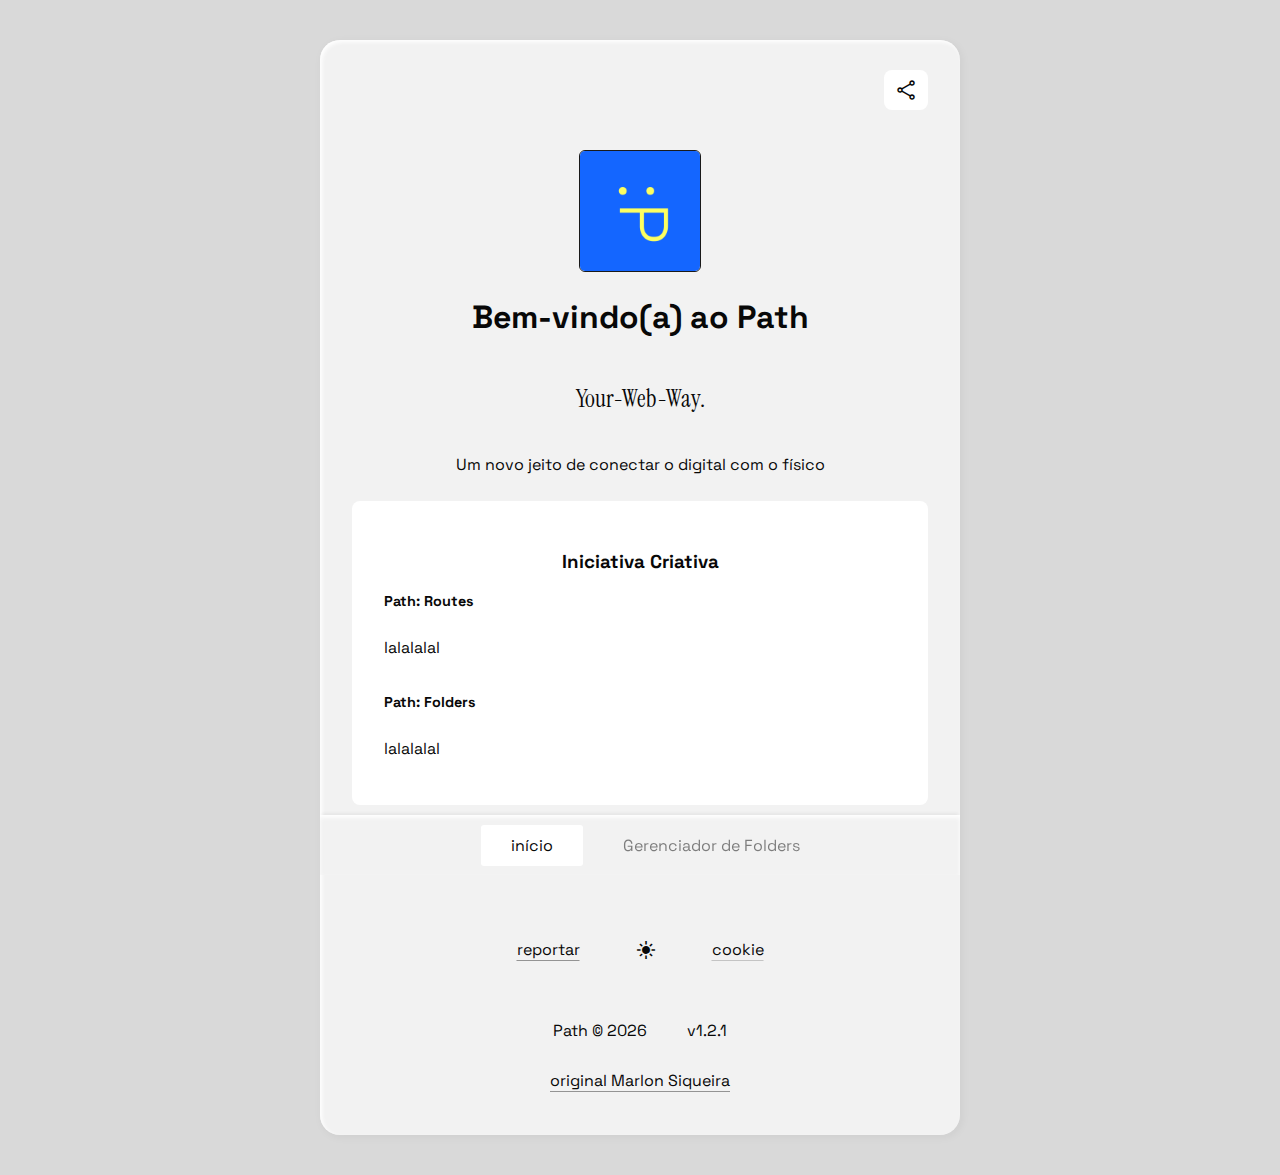
<file: index.html>
<!DOCTYPE html>
<html lang="pt-BR">

<head>
    <meta charset="UTF-8">
    <meta http-equiv="X-UA-Compatible" content="IE=edge">

    <meta name="viewport" content="width=device-width, initial-scale=1.0">

    <!-- SEO básico -->
    <title>Path: início</title> 
    <meta name="description" content="Iniciativa Criativa que conecta o físico com digital"> 
    <meta name="keywords" content="Path, path, qr code, msiq, marlon siqueira"> 
    <meta name="author" content="Path">

    <!-- Evita que a página seja indexada enquanto está em construção -->
    <!-- <meta name="robots" content="noindex, nofollow"> -->
    
    <link rel="preconnect" href="https://fonts.googleapis.com">
    <link rel="preconnect" href="https://fonts.gstatic.com" crossorigin>
    <link href="https://fonts.googleapis.com/css2?family=Space+Grotesk:wght@300..700&display=swap" rel="stylesheet">
    <link href="https://fonts.googleapis.com/css2?family=Instrument+Serif:ital@0;1&display=swap" rel="stylesheet">
    
    <link rel="stylesheet" href="https://fonts.googleapis.com/css2?family=Material+Symbols+Outlined:opsz,wght,FILL,GRAD@20..48,100..700,0..1,-50..200" />
    
    <!-- Open Graph, usados por Facebook, Instagram, WhatsApp, etc. -->
    <meta property="og:title" content="Path: início">
    <meta property="og:description" content="Iniciativa Criativa que conecta o físico com digital">
    <meta property="og:image" content="https://mrzzo.github.io/pth/images/preview-link.webp">
    <meta property="og:url" content="https://mrzzo.github.io/pth/">
    <meta property="og:type" content="website">
    <meta property="og:locale" content="pt_BR">

    <!-- Otimizado para X/Twitter -->
    <meta name="twitter:card" content="summary_large_image">
    <meta name="twitter:title" content="YourWebsite - Portfólio de Arte">
    <meta name="twitter:description" content="Veja minhas criações digitais.">
    <meta name="twitter:image" content="https://mrzzo.github.io/pth/images/preview-link.webp">
    <meta name="twitter:site" content="@ywwPath">
    <meta name="twitter:creator" content="@ywwPath">

    <link href="https://fonts.googleapis.com/css2?family=Montserrat:wght@700&family=Mulish:wght@400&display=swap" rel="stylesheet">
    
    <script src="js/button-share.js" defer></script>
    <script src="js/theme.js" defer></script>    
    <script src="components/footer.js" defer></script>
        
    <link rel="stylesheet" href="css/style.css">
    <link rel="stylesheet" href="css/hover.css">
    <link rel="stylesheet" href="css/responsive.css">
    <!-- <link rel="stylesheet" href="customized.css"> -->

    <!-- <link rel="icon" href="../images/favicon.svg" type="image/svg+xml"> -->
    <link rel="icon" href="../images/favicon-light.svg" media="(prefers-color-scheme: light)">
    <link rel="icon" href="../images/favicon-dark.svg" media="(prefers-color-scheme: dark)">
    <link rel="icon" type="image/png" sizes="32x32" href="../images/favicon-32.png">
    <link rel="icon" type="image/png" sizes="192x192" href="../images/favicon-192x192.png">
    <link rel="icon" type="image/png" sizes="512x512" href="../images/favicon-512x512.png">
    <link rel="apple-touch-icon" href="../images/favicon-180.png" sizes="180x180">
    
</head>

<body>

    <div class="card">
    <header>
        <nav class="nav">
           <!--  <a href="home.html">Path</a> -->                     
            <button class="link-button" onclick="share()">
                <span class="material-symbols-outlined icon-light">share</span>
            </button>
        </nav>
    </header>

    <!-- Conteúdo principal -->

        <section class="container-intro">
            <div class="photo-profile">
                <img src="images/profile-path.png" class="profile" alt="">
            </div>
            <h1>Bem-vindo(a) ao Path</h1>
            <h3 class="text-y-w-w">Your-Web-Way.</h3>
            <p>Um novo jeito de conectar o digital com o físico</p>
        </section>

        <div class="container">
            <h3>Iniciativa Criativa</h3>
            <div class="p-container"><p>Path: Routes</p></div>
            <p class="paragraph">lalalalal</p>
            <br>
            <div class="p-container"><p>Path: Folders</p></div>
            <p class="paragraph">lalalalal</p>
        </div>

        <div class="bottom-bar">
            <a href="" class="bottom-bar-active">início</a>
            <a href="f/index.html" class="p-0-5-translucent">Gerenciador de <span translate="no">Folders</span></a>
        </div>
        
        <div id="footer"></div>               

</div>
</body>

</html>
</file>
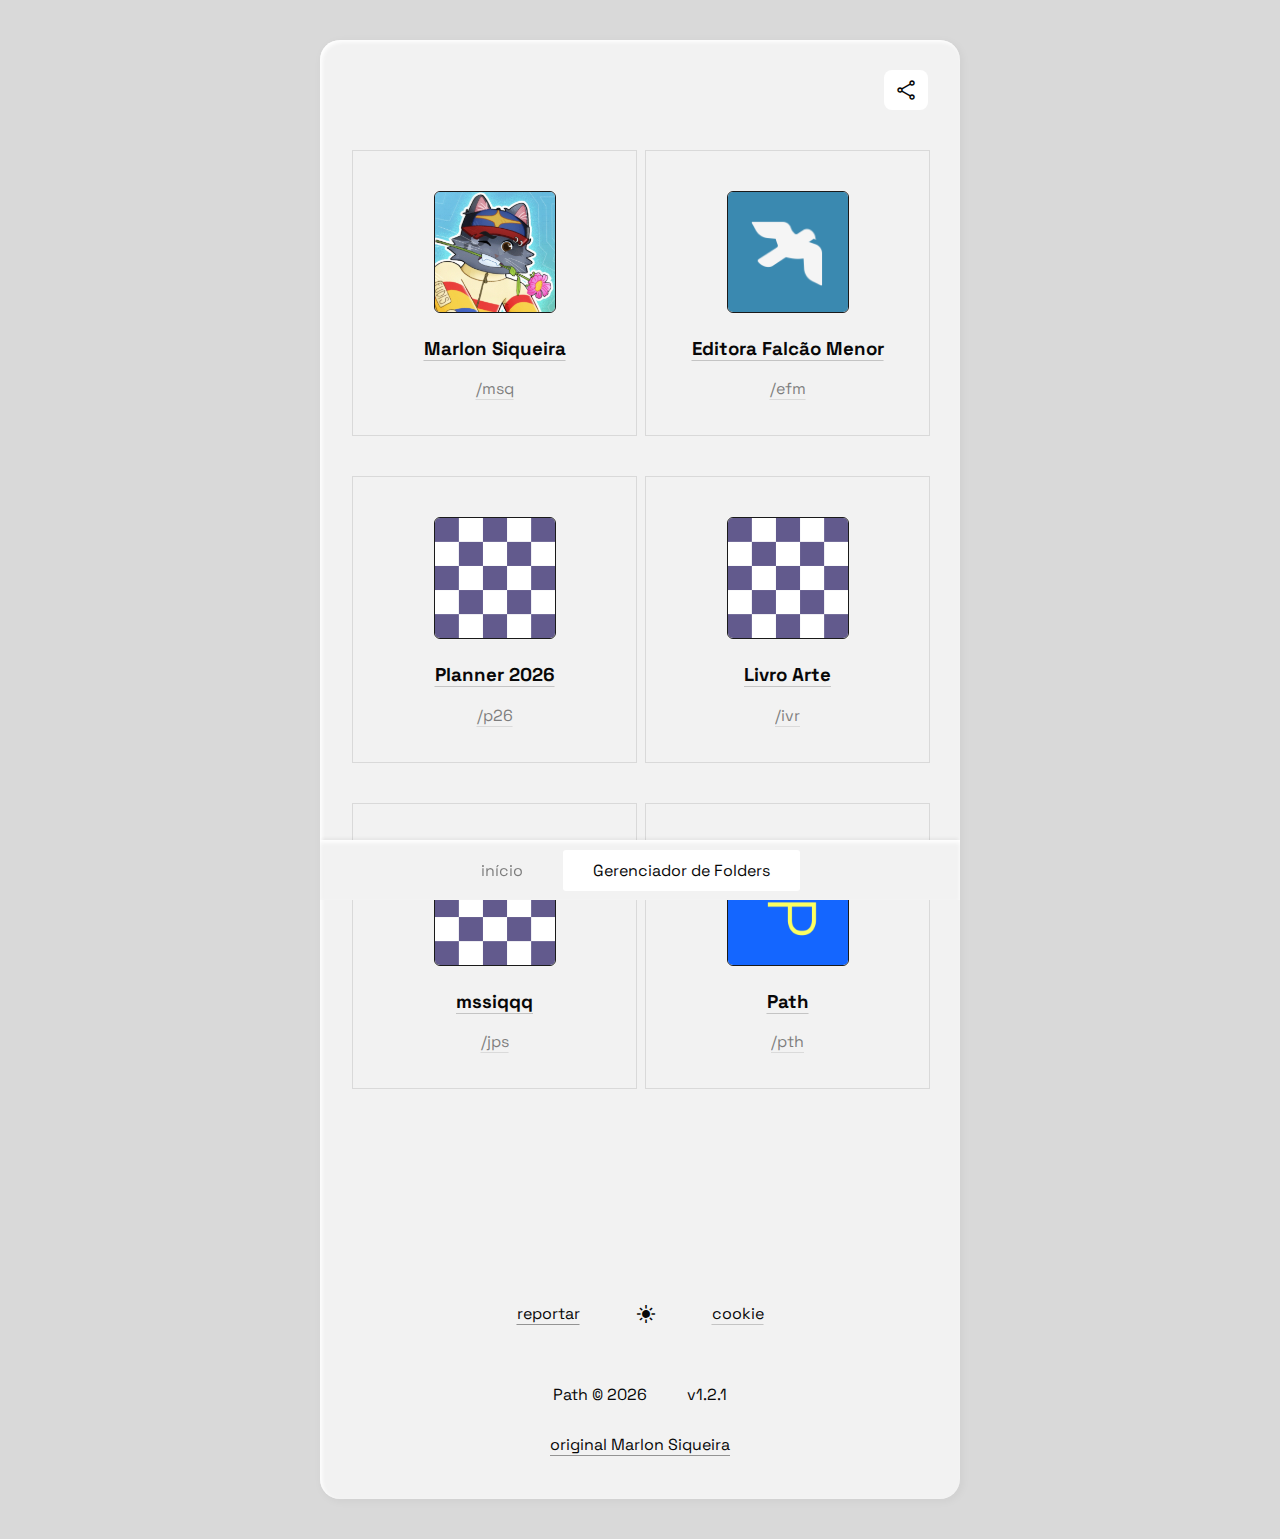
<file: f/index.html>
<!DOCTYPE html>
<html lang="pt-BR">

<head>
    <meta charset="UTF-8">
    <meta http-equiv="X-UA-Compatible" content="IE=edge">

    <meta name="viewport" content="width=device-width, initial-scale=1.0">

    <!-- SEO básico -->
    <title>Path Folders Explorer</title>

    <!-- Evita que a página seja indexada enquanto está em construção -->
    <meta name="robots" content="noindex, nofollow">
    
    <link rel="preconnect" href="https://fonts.googleapis.com">
    <link rel="preconnect" href="https://fonts.gstatic.com" crossorigin>
    <link href="https://fonts.googleapis.com/css2?family=Space+Grotesk:wght@300..700&display=swap" rel="stylesheet">
    <link href="https://fonts.googleapis.com/css2?family=Instrument+Serif:ital@0;1&display=swap" rel="stylesheet">
    
    <link rel="stylesheet" href="https://fonts.googleapis.com/css2?family=Material+Symbols+Outlined:opsz,wght,FILL,GRAD@20..48,100..700,0..1,-50..200" />
    

    <link href="https://fonts.googleapis.com/css2?family=Montserrat:wght@700&family=Mulish:wght@400&display=swap" rel="stylesheet">
    
    <script src="../js/button-share.js" defer></script>
    <script src="../js/theme.js" defer></script>    
    <script src="../components/footer.js" defer></script>
    
    <link rel="stylesheet" href="../css/style.css">
    <link rel="stylesheet" href="../css/hover.css">
    <link rel="stylesheet" href="../css/responsive.css">
    <!-- <link rel="stylesheet" href="customized.css"> -->

    <link rel="icon" href="../images/favicon.svg" type="image/svg+xml">
    <link rel="icon" type="image/png" sizes="32x32" href="../images/favicon-32.png">
    <link rel="icon" type="image/png" sizes="192x192" href="../images/favicon-192x192.png">
    <link rel="icon" type="image/png" sizes="512x512" href="../images/favicon-512x512.png">
    <link rel="apple-touch-icon" href="../images/favicon-180.png" sizes="180x180">
    
</head>

<body>

    <div class="card">
    <header>
        <nav class="nav">            
            <button class="link-button" onclick="share()">
                <span class="material-symbols-outlined icon-light">share</span>
            </button>
        </nav>
    </header>

    <!-- Conteúdo principal -->

    <div class="container-folders-expl">
        
        <a href="msq/index.html" class="block-folders a" target="_blank" rel="noopener noreferrer">
            <div class="photo-profile">
            <img src="../images/profile-msq.webp" class="profile" alt="">
            </div>
            <h3>Marlon Siqueira</h3>
            <p class="p-0-5-translucent">/msq</p>
        </a>
        
        <a href="efm/index.html" class="block-folders a" target="_blank" rel="noopener noreferrer">
            <div class="photo-profile">
            <img src="../images/profile-efm.webp" class="profile" alt="">
            </div>
            <h3>Editora Falcão Menor</h3>
            <p class="p-0-5-translucent">/efm</p>
        </a>
        
        <a href="p26/index.html" class="block-folders a" target="_blank" rel="noopener noreferrer">
            <div class="photo-profile">
            <img src="../images/profile-base.png" class="profile" alt="">
            </div>
            <h3>Planner 2026</h3>
            <p class="p-0-5-translucent">/p26</p>
        </a>
        
        <a href="ivr/index.html" class="block-folders a" target="_blank" rel="noopener noreferrer">
            <div class="photo-profile">
            <img src="../images/profile-base.png" class="profile" alt="">
            </div>
            <h3>Livro Arte</h3>
            <p class="p-0-5-translucent">/ivr</p>
        </a>
        
        
        <a href="jps/index.html" class="block-folders a" target="_blank" rel="noopener noreferrer">
            <div class="photo-profile">
            <img src="../images/profile-base.png" class="profile" alt="">
            </div>
            <h3>mssiqqq</h3>
            <p class="p-0-5-translucent">/jps</p>
        </a>
        
        <a href="pth/index.html" class="block-folders a" target="_blank" rel="noopener noreferrer">
            <div class="photo-profile">
            <img src="../images/profile-path.png" class="profile" alt="">
            </div>
            <h3>Path</h3>
            <p class="p-0-5-translucent">/pth</p>
        </a>               
        
               
    </div>       
                   
      <!-- footer -->
    <div class="bottom-bar">
            <a href="../index.html" class="p-0-5-translucent">início</a>
            <a href="#" class="bottom-bar-active">Gerenciador de <span translate="no">Folders</span></a>
        </div>
        
        <div id="footer"></div>
        
</div>
        
</body>

</html>
</file>
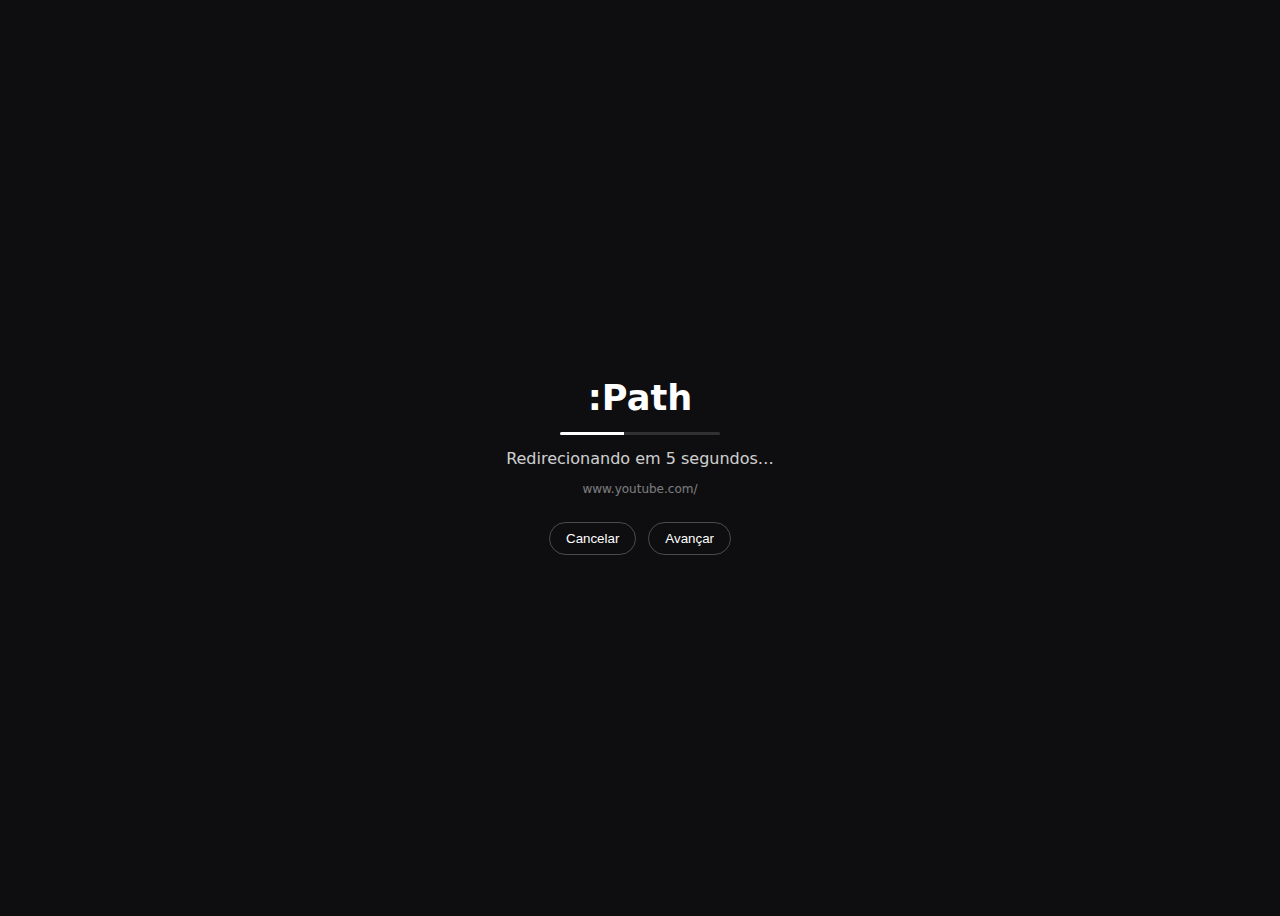
<file: pln/fchtcn26.html>
<!DOCTYPE html>
<html lang="pt-BR">
<head>
  <meta charset="UTF-8">
  <title>Redirecionando...</title>
</head>

<body data-redirect="https://www.youtube.com">

  <p id="message"></p>
  <script src="layout.js"></script>
  <script src="redirect.js"></script>
</body>
</html>
</file>
<file: css/style.css>
:root {
    /* background LIGHT*/
    --bg-site: hsl(0, 0%, 85%);
    --bg-medium: hsl(0, 0%, 90%); /* para o @media cell */
    --bg-card: hsl(0, 0%, 95%);  
    --bg-container: hsl(0, 0%, 100%); 
    --bg-content: hsl(0, 0%, 95%);
    /* --bg-container-hover: hsl(0, 0%, 85%);  */
    --bg-bottom-bar: hsl(0, 0%, 85%); 
    --large-button: hsl(0, 0%, 100%);
    --nav-buttons: hsl(0, 0%, 100%);
    --square-link: hsl(0, 0%, 100%);       
    
    --box-shadow-glow: hsl(0, 0%, 100%);
    --box-shadow-umbra: hsl(0, 0%, 0%, 0.05); 
    
    --width-card-desk: 50vw;
    --width-container-desk:45vw;
    --width-xl-button-desk:40vw;
    --width-xl-button-desk-clear:40vw;
    --width-popup-desk:35vw;
    --width-block-folders: 20vw;
    
    --card-box-shadow-wh: 2px;
    
    --line-large-button-clear: hsl(0, 0%, 85%);
    
    --line-photo-profile: hsl(0, 0%, 10%);
   
    /* cor texto */
    --text-default: hsl(0, 0%, 3%);
    --text-inverse: hsl(0, 0%, 98%);
    
    --square-link-1: pink;
    --square-link-2: darkblue;
    --square-link-3: red;
    --square-link-4: gold;
    --square-link-5: black;
}
/* Modo Noturno */
@media (prefers-color-scheme: dark) {  
    :root {
        /* background DARK */
        --bg-site: hsl(0, 0%, 8%);
        --bg-medium: hsl(0, 0%, 13%); /* para o @media cell */
    --bg-card: hsl(0, 0%, 18%);  
    --bg-container: hsl(0, 0%, 25%); 
    --bg-content: hsl(0, 0%, 18%);
    --bg-bottom-bar: hsl(0, 0%, 85%); 
    --large-button: hsl(0, 0%, 30%);
    --nav-buttons: hsl(0, 0%, 30%);
    --square-link: hsl(0, 0%, 30%);
    
    --box-shadow-glow: hsl(0, 0%, 35%);
    --box-shadow-umbra: hsl(0, 0%, 0%, 0.5); 
    
    --line-large-button-clear: hsl(0, 0%, 15%);

    --line-photo-profile: hsl(0, 0%, 90%);
    
    --text-default: hsl(0, 0%, 90%);
    --text-inverse: hsl(0, 0%, 3%);
    
    --width-card-desk: 50vw;
    --width-container-desk:45vw;
    --width-xl-button-desk:40vw;
    --width-xl-button-desk-clear:40vw;
    --width-popup-desk:35vw;
    --width-block-folders: 20vw;
    
    --card-box-shadow-wh: 1px;
    
    --square-link-1: pink;
    --square-link-2: pink;
    --square-link-3: pink;
    --square-link-4: pink;
    --square-link-5: pink;   
    }
}

/* Forçar light */
[data-theme="light"] {
  /* background LIGHT*/
    --bg-site: hsl(0, 0%, 85%);
    --bg-medium: hsl(0, 0%, 90%); /* para o @media cell */
    --bg-card: hsl(0, 0%, 95%);  
    --bg-container: hsl(0, 0%, 100%); 
    --bg-content: hsl(0, 0%, 95%);
    /* --bg-container-hover: hsl(0, 0%, 85%);  */
    --bg-bottom-bar: hsl(0, 0%, 85%); 
    --large-button: hsl(0, 0%, 100%);
    --nav-buttons: hsl(0, 0%, 100%);
    --square-link: hsl(0, 0%, 100%);       
    
    --box-shadow-glow: hsl(0, 0%, 100%);
    --box-shadow-umbra: hsl(0, 0%, 0%, 0.05); 
    
    --width-card-desk: 50vw;
    --width-container-desk:45vw;
    --width-xl-button-desk:40vw;
    --width-xl-button-desk-clear:40vw;
    --width-popup-desk:35vw;
    --width-block-folders: 20vw;
    
    --card-box-shadow-wh: 2px;
    
    --line-large-button-clear: hsl(0, 0%, 85%);
    
    --line-photo-profile: hsl(0, 0%, 10%);
   
    /* cor texto */
    --text-default: hsl(0, 0%, 3%);
    --text-inverse: hsl(0, 0%, 98%);
    
    
}

/* Forçar dark */
[data-theme="dark"] {
   /* background DARK */
        --bg-site: hsl(0, 0%, 8%);
        --bg-medium: hsl(0, 0%, 13%); /* para o @media cell */
    --bg-card: hsl(0, 0%, 18%);  
    --bg-container: hsl(0, 0%, 25%);
    --bg-content: hsl(0, 0%, 18%);
    
    --bg-bottom-bar: hsl(0, 0%, 85%); 
    --large-button: hsl(0, 0%, 30%);
    --nav-buttons: hsl(0, 0%, 30%);
    --square-link: hsl(0, 0%, 30%);
    
    --box-shadow-glow: hsl(0, 0%, 35%);
    --box-shadow-umbra: hsl(0, 0%, 0%, 0.5); 
    
    --line-large-button-clear: hsl(0, 0%, 10%);

    --line-photo-profile: hsl(0, 0%, 90%);
    
    --text-default: hsl(0, 0%, 90%);
    --text-inverse: hsl(0, 0%, 3%);
    
    --width-card-desk: 50vw;
    --width-container-desk:45vw;
    --width-xl-button-desk:40vw;
    --width-xl-button-desk-clear:40vw;
    --width-popup-desk:35vw;
    --width-block-folders: 20vw;
    
    --card-box-shadow-wh: 1px;
    
}

* {
  transition:
    background-color 250ms ease,
    color 250ms ease,
    border-color 250ms ease,
    fill 250ms ease;
}

.text-y-w-w, .nav a {
  font-family: "Instrument Serif", serif;
  font-weight: 400;
  font-style: normal;
}

.instrument-serif-regular-italic {
  font-family: "Instrument Serif", serif;
  font-weight: 400;
  font-style: italic;
}


p, a, button, h1, h2, h3, h4, h5, h6, .footer {
  font-family: "Space Grotesk", sans-serif;
  font-optical-sizing: auto;
  font-weight: <weight>;
  font-style: normal;
}

p, a, a:visited, h1, h2, h3, h4, h5, h6, button, .paragraph, .footer {
    color: var(--text-default);
}
a, a:visited{
    text-decoration: none;
}

.text-y-w-w {
  font-size: 1.5rem;
}

.text-link, .a{
    text-decoration: underline 0.9px solid hsl(0, 0%, 50%, 0.4);  
    text-underline-offset: 5px;            /* Distância entre o texto e a linha */

}
/* caso eu nao queira o underline nos buttons */
/* .large-button p.a, .large-button-clear  p.a{
    text-decoration: underline 0.1px solid var(--bg-container)!important;  
} */

.material-symbols-outlined{
  font-variation-settings:
    "OPSZ" 20,
    "FILL" 0,
    "GRAD" 0;
}

.icon-light{
  font-variation-settings:
    "OPSZ" 20,
    "wght" 300,
    "FILL" 0,
    "GRAD" 0;
}

.icon-regular{
  font-variation-settings:
    "OPSZ" 20,
    "wght" 400,
    "FILL" 0,
    "GRAD" 0;
}
.icon-fill{
  font-variation-settings:
    "OPSZ" 20,
    "wght" 400,
    "FILL" 1,
    "GRAD" 0;
}
.icon-intro{
  background: linear-gradient(
    120deg,
    #fff9c4 0%,
    #ffe082 15%,
    #f6d365 30%,
    #d4af37 50%,
    #b38b2e 65%,
    #8c6b1f 80%,
    #fff9c4 100%
  );
  -webkit-background-clip: text;
  -webkit-text-fill-color: transparent;

  text-shadow:
    0 1px 0 rgba(255,255,255,0.4),
    0 -1px 0 rgba(0,0,0,0.2);
}

.card{
    border-radius: 20px;
}

#content{ /* conteudo do menu do selo de perfil oficial */
    border-radius: 20px;
}
.nav a, .nav button{
    border-radius: 8px;
}
.profile{
    border-radius: 6px;
}
.container{
    border-radius: 8px;
}
.large-button, .square-links{
    border-radius: 8px;
}
/* .large-button-clear{
    border-radius: 3px;
} */


body, html {
    background-color: var(--bg-site);
    margin: 20px 0 20px 0;
    display: flex;
    flex-direction: column;
    align-items: center;
    
}
html {
    font-size: 16px;
}
html{
    background-color: ;
}
body {
    
}
.card{
    background-color: ;
}
h2{
    font-size: 1.7rem;
}


.p{
    font-size: 1rem;
}

.p-container{
    display: flex;
    flex-direction: column;
    width: var(--width-xl-button-desk-clear);
    height: 20px;
    font-size: 0.9rem;
    font-weight: bold;
    background-color: gol;
    /* margin: -10px 0 -5px 0; */
    margin-bottom: 10px;
    align-items: start;
    justify-content: center;
}

/* .material-symbols-outlined{
    background: yellow; */
.h2-intro{
    display: flex;
    height: auto;
    align-items: center;
    justify-content:center;
    text-align: center;
    background: yello;
    text-decoration: none!important;
}
.fa-brands{
    background: yello;
}
/* .large-button{
  text-decoration: underline;
} */

.large-button .material-symbols-outlined{
  text-decoration: none;
}

.card {
    display: flex;
    flex-direction: column;
    width: var(--width-card-desk);
    justify-content:;
    align-items: center;
    text-align: center; 
    background-color: var(--bg-card);
    gap: 10px;
    padding: 30px 0;
    box-shadow: inset var(--card-box-shadow-wh) var(--card-box-shadow-wh) 4px var(--box-shadow-glow),
    2px 2px 10px var(--box-shadow-umbra);
}


.nav{
    background-color: orang;
    display: flex;
    flex-direction: row;
    width: var(--width-container-desk);
}
.nav a, .nav button{
    display: flex;
    justify-content:center;
    height: 40px;
    align-items: center;
    text-align: center; 
    background: var(--nav-buttons);
    padding: 0 40px;
}
.link-button{
    margin-left: auto;
    padding: 10px!important;
}
.link-locked{
    margin-left: auto;
    padding-right: 20px;
}

.bottom-bar{
    display: flex;
    flex-direction: row;
    width: var(--width-card-desk);
    justify-content:center;
    height: 60px;
    align-items: center;
    text-align: center; 
    background-color: var(--bg-card);
    gap: 40px;
    /* padding: 30px 0; */
    position: sticky;
    bottom: 0;
    /* box-shadow: inset 2px 2px 4px hsl(0, 0%, 100%),
    2px 2px 10px hsl(0, 0%, 0%, 0.05); */
    box-shadow: inset 0 2.5px 4px var(--box-shadow-glow), 
    0 -4px 3px -2px var(--box-shadow-umbra);
       /* border-radius: 20px 20px 0 0; */
    /* overflow-x: hidden;   */  
}

.bottom-bar-active{
  padding: 10px 30px;  
  background: var(--nav-buttons);
  border-radius: 3px;
}


.container{
    width: var(--width-container-desk);
    background-color: var(--bg-container);
    display: flex;
    flex-direction: column;
    align-items: center;
    /* padding: 30px 0 30px 0; */
    padding: 30px 0 30px 0;
    gap:;
}
.container-clear{
    width: var(--width-container-desk);
    background-color: pin;
    display: flex;
    flex-direction: column;
    align-items: center;
    padding: 30px 0 30px 0;
    gap:15px;
}
.container-folders-expl{
    width: var(--width-container-desk);
    min-height:;
    background-color: gree;
    display: grid;
    grid-template-columns: repeat(2, 1fr);
    /* grid-template-columns: repeat(
    2,
    minmax(100px, 1fr)
  ); */
  gap: 40px 10px;
  padding: 30px 0 80px 0;
}

.block-folders{

    width: 100%;
  background: pin;  
  border: solid 1px var(--line-large-button-clear);
  padding: 40px 0 20px 0;
}

.container-intro{
    width: var(--width-container-desk);
    background-color: pin;
    display: flex;
    flex-direction: column;
    align-items: center;
    padding: 30px 0 0 0;
    gap:;
    position: relative;
}
.container-intro > .p-0-5-translucent{
    margin-top: -10px;
}
.p-0-5-translucent{
    color:;
    opacity: 0.5;
/*  margin-top: -10px; */
}

.photo-profile{
    position: relative;
}
.photo-profile .profile{
    width: 120px;
    height: auto;
    border: solid 1.5px var(--line-photo-profile);
    
    z-index: ;
      
}
.pop-up-photo-profile {
    width: 40px;
    position: absolute;
    top: -8%;
    right: -10%;
    border: solid 1.5px var(--line-photo-profile);
    border-radius: 30px;
    z-index: 1;
}

.container-links{
    width: var(--width-xl-button-desk);
    height: 65px;
    /* background-color: var(--large-button); */
    display: flex;
    flex-direction: row;
    align-items: cente;
    justify-content:center;
    padding-left:;
    box-sizing: border-box;
    text-decoration: non;
    gap: 15px;
}

.square-links{
    display: flex;
    width: 65px;
    height: 65px;
    background: var(--square-link);
    justify-content:center;
    align-items: center;
    color: contrast-color (var(--square-link));
}

#link-1{
    background-color: var(--square-link-1);
    color: contrast-color(var(--square-link-1));
}
#link-1 i{
    color: contrast-color(var(--square-link-1));
}

#link-2{
    background-color: var(--square-link-2);
    color: contrast-color(var(--square-link-2));
}
#link-2 i{
    color: contrast-color(var(--square-link-2));
    fill: contrast-color(var(--square-link-2));
}

#link-3{
    background-color: var(--square-link-3);
    color: contrast-color(var(--square-link-3));
}
#link-4{
    background-color: var(--square-link-4);
    color: contrast-color(var(--square-link-4));
}

.aro-profile{
    display: flex;
    /* width: 140px;
    height: 140px; */
    padding: 10px;
    border: solid 8px gold;
    /* position: absolute; */
    z-index: 3;
    /* margin-top: -0px; */
}

.container-intro-p{
    width: var(--width-container-desk);
    background-color: yello;
    display: flex;
    flex-direction: column;
    align-items: center;
    gap:;
}
/* .container-space-20px{
    display: flex;
    height: 20px;
} */
/* .user-intro{
    background-color: pink;
    display: flex;
    flex-direction: row;
    width: var(--width-container-desk);
    height: 10vh;
    align-items: cente;
    justify-content:center;
} nao deu certo minha ideia */

/* .container-intro > h2{
    background: gold;
} */
.validation-intro{
    height: 20px;
    border: solid 0.5px black;
}
.large-button .icon-button, .large-button-clear .icon-button{
    display: flex;
    justify-content: cente;
    width: 30px;
    height:35p;
    background-color:gra;
    object-fit: fil;
}

.large-button{
    width: var(--width-xl-button-desk);
    height: 65px;
    background-color: var(--large-button);
    display: flex;
    flex-direction: row;
    align-items: center;
    padding-left: 20px;
    box-sizing: border-box;
    text-decoration: non;
    gap: 15px;
}



.large-button .icon-button img, svg, .large-button-clear .icon-button img, svg{
    width: 100%;
}
.large-button-clear{
    width: var(--width-xl-button-desk-clear);
    height: 65px;
    background-color:;
    display: flex;
    flex-direction: row;
    align-items: center;
    padding-left: 0;
    box-sizing: border-box;
    text-decoration: non;
    gap: 15px;
}


.large-button-clear:not(:last-child){
    border-block-end: solid 1.5px var(--line-large-button-clear);
}
.footer{
    /* color: var(--text-default); */
    background-color: yello;
    display: flex;
    height: 220px;
    flex-direction: column;
    align-items: center;
    justify-content: center;
    gap:10px;
}
.links-group{
    background-color: orang;
    display: flex;
    flex-direction: row;
    width: var(--width-card-desk);
    height: 40px;
    align-items: center;
    justify-content: center;
    margin-top:;
    gap: 40px;
}
.links-group:first-child{
    margin-top: 40px;
}
.icons-links-group{
    background: yello;
    font-size: 20px;
    padding: 10px;
}

.banner-infos-web{
    position: fixed;
    bottom: 10px;
    left: 10px;
    padding: 5px 20px;
    z-index: 999;
    
}

.paragraph{
    width: var(--width-xl-button-desk-clear);
  /*   color: var(--text-default); */
    text-align: start;
}

button{
    border: none;
    background: transparent;
    display: flex;
    align-items: cente;
    justify-content:center;
}

.modal {
  position: fixed;
  inset: 0;
  z-index: 100;

  pointer-events: none;
  opacity: 0;
  transition: opacity 0.25s ease;
  
}

.modal.active {
  opacity: 1;
  pointer-events: auto;
}

body.modal-open {
  overflow: hidden;
  touch-action: none;
}

/* overlay */
.overlay {
  position: absolute;
  inset: 0;
  background: rgba(0, 0, 0, 0.5);
}

/* popup */
#content {
  position: absolute;
  bottom: 0%;
  left: 50%;
  transform: translate(-50%, -40%) scale(0.95);
  transition: transform 0.25s ease;
  
    display: flex;
    flex-direction: column;
    align-items: center;
    justify-content: center;
  width: var(--width-popup-desk);
  height:;
  /* max-width: 600px;
  max-height: 400px; */
  background: var(--bg-content);
  padding: 40px 80px;
  box-sizing: border-box;
  gap: 40px; 
  box-shadow: inset var(--card-box-shadow-wh) var(--card-box-shadow-wh) 4px var(--box-shadow-glow),
    2px 2px 10px var(--box-shadow-umbra);
  overflow-y: auto;

}
#content span {
    scale: 2.3;
}

/* quando abre */
.modal.active #content {
  transform: translate(-50%, -50%) scale(1);
}

/* botão fechar */
#closeBtn {
  position: absolute;
  top: 10px;
  right: 10px;

  background: none;
  border: none;
  font-size: 20px;
  cursor: pointer;
}

.icon-light-link,
.icon-dark-link {
  display: none;
}

/* Light forçado */
[data-theme="light"] .icon-light-link {
  display: inline-flex;
}

/* Dark forçado */
[data-theme="dark"] .icon-dark-link {
  display: inline-flex;
}

/* System LIGHT (sem data-theme) */
@media (prefers-color-scheme: light) {
  :root:not([data-theme]) .icon-light-link {
    display: inline-flex;
  }
}

/* System DARK (sem data-theme) */
@media (prefers-color-scheme: dark) {
  :root:not([data-theme]) .icon-dark-link {
    display: inline-flex;
  }
}

.wrapper{
    width: 140px;
    height: 125px;
    transform: scale(0.55);
    
}
.folder{
  position: relative;
  width: 280px;
  height: 250px;
  transform: ;
  background-color:;
  top: 50%; 
    left: 50%;
    margin-right: -50%;
    transform: translate(-50%, -50%);
}

.folder span{
  position: absolute;
  
}

/* fundo */
.folder-bg{
  inset: 0;
  z-index: 1;
}

/* papel */
.paper{
  width: 72%;
  height: 140px;
  left: 50%;
  transform: translateX(-50%);
  bottom: 35px;
  background: #fcfcfc;
  z-index: 2;
  border-radius: 10px;
}

/* TAMPA embaixo */
.folder-top{
  width: 83%;
  height: 145px;
  bottom: 22px;   /* 👈 ISSO coloca na parte de baixo */
  left: 50%;
  transform: translateX(-50%);
  background-image: linear-gradient(180deg, #FFE59A, #FFCB3C);
  z-index: 3;
  border-radius: 4px 4px 15px 15px;
}
</file>
<file: css/hover.css>
.large-button, .large-button-clear{
    transition: all 0.15s ease-in;
}

.large-button:hover{
   padding-left:40px; 
   /* background-color: var(--bg-container-hover; */
}

.large-button-clear:hover{
    padding-left: 20px;
    /* background-color: var(--bg-container-hover); */
}
</file>
<file: css/responsive.css>
/*Tela de Tablet*/
@media screen and (max-width: 768px) {
    :root {
        --width-card-desk: 80vw;
        --width-container-desk:70vw;
        --width-xl-button-desk:67vw;
        --width-xl-button-desk-clear:67vw;
        --width-popup-desk:60vw;
        --width-block-folders: 45vw;
    }
    body, html{        
        background-color:;   
    }
}

@media (426px <= width <= 767px){
   /* .pop-up-photo-profile{
       display: none;
   }  */
}

/*Tela de Celular*/
@media screen and (max-width: 425px) {
    :root {
        --width-card-desk: 100vw;
        --width-container-desk:92vw;
        --width-xl-button-desk:85vw;
        --width-xl-button-desk-clear:80vw;
        --width-popup-desk:80vw;
        --width-block-folders: 90vw;
    }
    body, html {        
        margin: 0;          
    }
    .card{
        border-radius: 0;
        box-shadow: none;
        background-color: var(--bg-medium);
    }
    .nav{
        width: var(--width-xl-button-desk);
    }
    #content {
  height: auto;
  padding:20px 40px;
  border-radius: 20px;
    }
    /* .pop-up-photo-profile {
    width: 40px;
    position: absolute;
    top: 8%;
    right: 29%;
    } */
   /* .square-links{
    width: 35px;
    height: 35px;
    } */
}

/*Tela de Celular MUITO pequenas*/
@media screen and (max-width: 375px) {

*{
  scale: 0.965;
}

}
</file>
<file: customized.css>
:root {
    --bg-site:;
    --bg-card: hsl(0, 0%, 95%, 0.8);  
    --bg-container: hsl(0, 0%, 100%); 
    --bg-container-hover: hsl(0, 0%, 85%); 
    --large-button: hsl(0, 0%, 100%);
    --nav-buttons: hsl(0, 0%, 100%);
    --square-link: hsl(0, 0%, 100%);       
    
    --line-large-button-clear: hsl(0, 0%, 85%);
    
    --line-photo-profile: hsl(0, 0%, 40%);
   
    /* cor texto */
    --text-default: hsl(0, 0%, 3%);
}

@media (prefers-color-scheme: dark) {  
    :root {
    --bg-site: hsl(0, 0%, 8%);
    --bg-card: hsl(0, 0%, 20%);  
    --bg-container: hsl(0, 0%, 30%); 
    --large-button: hsl(0, 0%, 30%);
    --nav-buttons: hsl(0, 0%, 30%);
    --square-link: hsl(0, 0%, 30%);
    
    --line-large-button-clear: hsl(0, 0%, 20%);
    
    --text-default: hsl(0, 0%, 95%);
    
    --line-photo-profile: hsl(0, 0%, 60%);
}
}

.image-background {
display: flex;
width: 100vw;
height: 100vh;
    background-image: url('../images/teste-melanie.png')!important;
    background-repeat: no-repeat;
    background-size: cover;
    background-attachment: fixed;
    background-position: center;
    filter: blur(10px);
    inset: 0;
    z-index: -1;
    position: fixed;
    transform: scale(1.1);
}
.image-background::after {
  content: "";
  position: absolute;
  inset: 0;
  background: rgba(0, 0, 0, 0.1);
}
</file>
